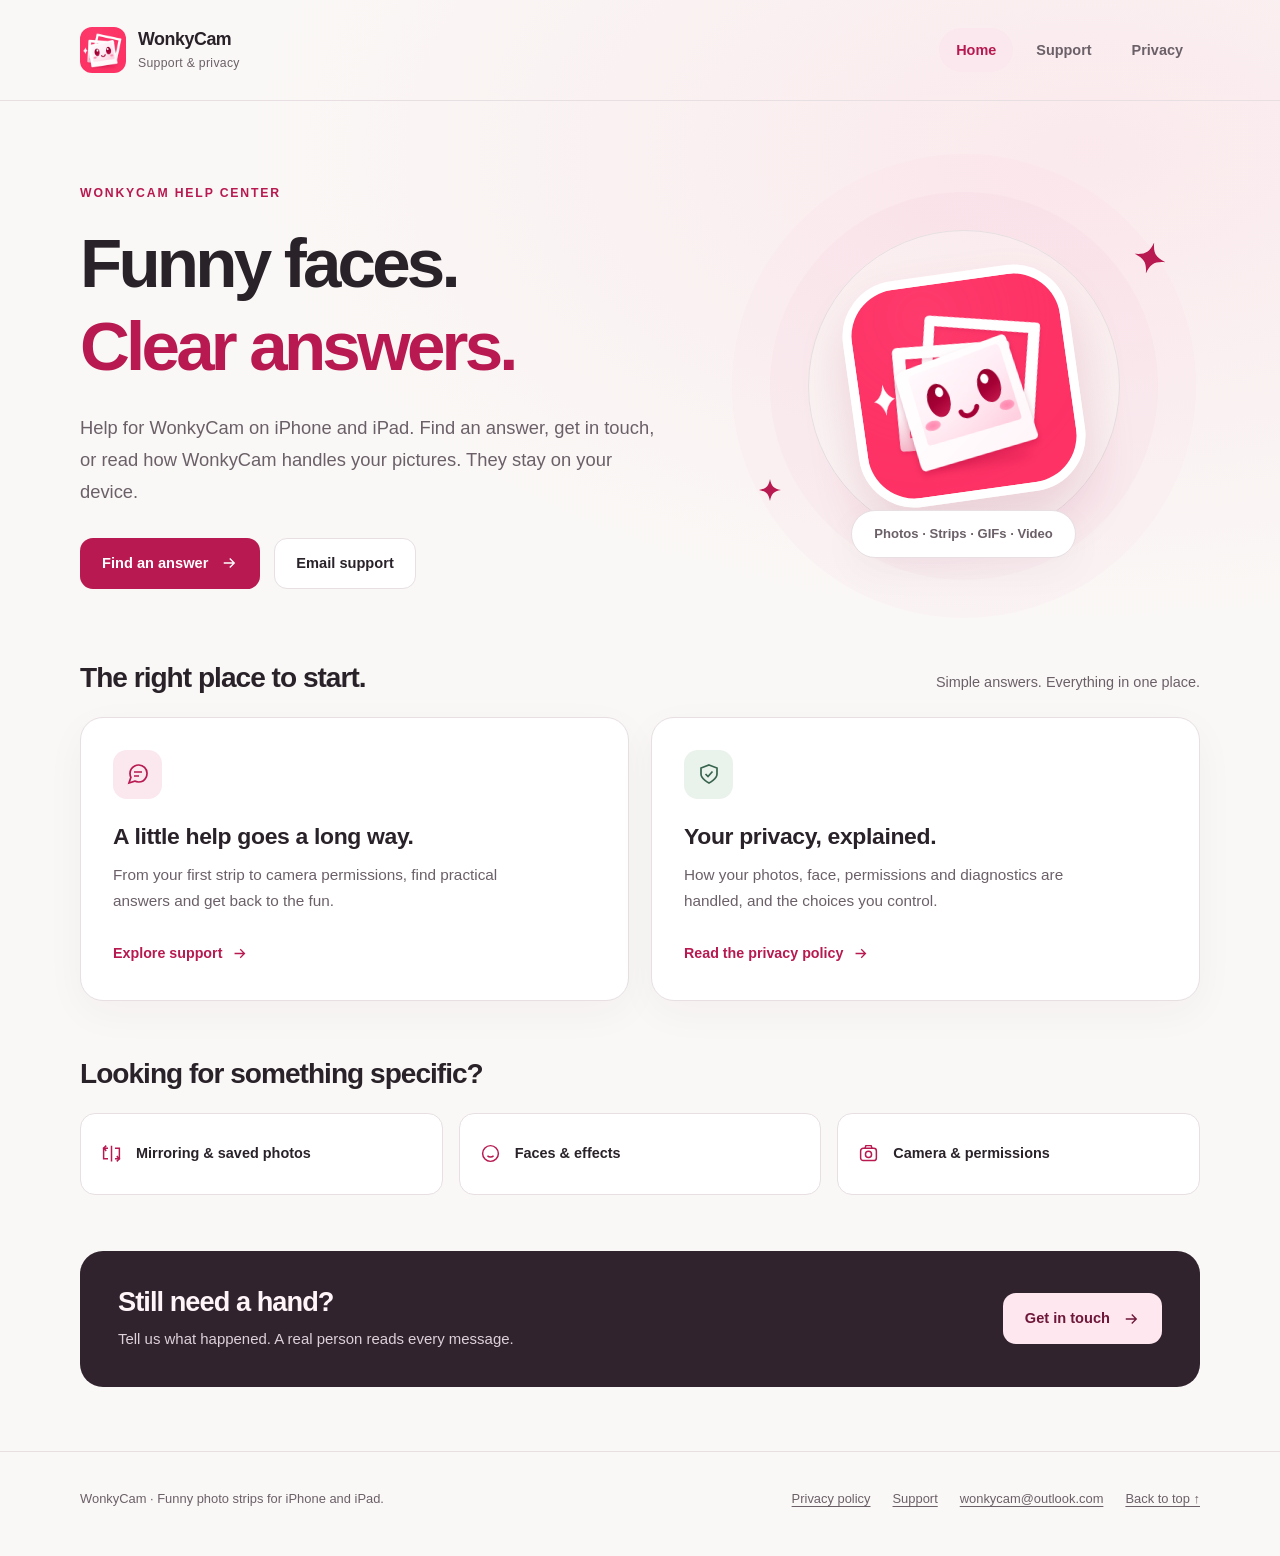
<file: index.html>
<!DOCTYPE html>
<html lang="en">
<head>
<meta charset="utf-8">
<meta name="viewport" content="width=device-width, initial-scale=1">
<title>Support &amp; Privacy &middot; WonkyCam</title>
<meta name="description" content="WonkyCam support, answers to common questions, and the privacy policy.">
<meta name="theme-color" content="#faf8f6" media="(prefers-color-scheme: light)">
<meta name="theme-color" content="#191519" media="(prefers-color-scheme: dark)">
<link rel="icon" type="image/png" href="app-icon.png">
<link rel="stylesheet" href="site.css">
</head>
<body id="top">
<a class="skip-link" href="#main-content">Skip to content</a>
<header class="site-header">
  <div class="shell header-inner">
    <a class="brand" href="./" aria-label="WonkyCam home">
      <img src="app-icon.png" width="46" height="46" alt="">
      <span><span class="brand-name">WonkyCam</span><span class="brand-label">Support &amp; privacy</span></span>
    </a>
    <nav class="site-nav" aria-label="Main navigation"><a href="./" aria-current="page">Home</a><a href="support.html">Support</a><a href="privacy.html">Privacy</a></nav>
  </div>
</header>
<main class="shell" id="main-content">
<section class="hero" aria-labelledby="welcome-title">
  <div>
    <p class="eyebrow">WonkyCam help center</p>
    <h1 id="welcome-title">Funny faces.<br><span>Clear answers.</span></h1>
    <p class="lede">Help for WonkyCam on iPhone and iPad. Find an answer, get in touch, or read how WonkyCam handles your pictures. They stay on your device.</p>
    <div class="actions">
      <a class="button" href="support.html">Find an answer <svg viewBox="0 0 24 24" fill="none" stroke="currentColor" stroke-width="1.8" aria-hidden="true"><path d="M5 12h14m-6-6 6 6-6 6"/></svg></a>
      <a class="button button-secondary" href="mailto:wonkycam@outlook.com">Email support</a>
    </div>
  </div>
  <div class="brand-scene" aria-hidden="true">
    <svg class="scene-spark spark-one" viewBox="0 0 24 24" fill="currentColor"><path d="M12 0c1.5 8 4 10.5 12 12-8 1.5-10.5 4-12 12C10.5 16 8 13.5 0 12 8 10.5 10.5 8 12 0Z"/></svg>
    <img class="app-art" src="app-icon.png" width="228" height="228" alt="">
    <svg class="scene-spark spark-two" viewBox="0 0 24 24" fill="currentColor"><path d="M12 0c1.5 8 4 10.5 12 12-8 1.5-10.5 4-12 12C10.5 16 8 13.5 0 12 8 10.5 10.5 8 12 0Z"/></svg>
    <span class="scene-label">Photos &middot; Strips &middot; GIFs &middot; Video</span>
  </div>
</section>

<section aria-labelledby="help-title">
  <div class="section-heading">
    <h2 id="help-title">The right place to start.</h2>
    <p>Simple answers. Everything in one place.</p>
  </div>
  <div class="route-grid">
    <a class="route-card" href="support.html">
      <span class="icon-tile"><svg viewBox="0 0 24 24" fill="none" stroke="currentColor" stroke-width="1.7" aria-hidden="true"><path d="M21 11.5a8.4 8.4 0 0 1-.9 3.8 8.5 8.5 0 0 1-7.6 4.7 8.4 8.4 0 0 1-3.8-.9L3 21l1.9-5.7a8.4 8.4 0 0 1-.9-3.8 8.5 8.5 0 0 1 4.7-7.6 8.4 8.4 0 0 1 3.8-.9h.5a8.5 8.5 0 0 1 8 8v.5Z"/><path d="M8 10h8m-8 4h5"/></svg></span>
      <h3>A little help goes a long way.</h3>
      <p>From your first strip to camera permissions, find practical answers and get back to the fun.</p>
      <span class="text-link">Explore support <svg viewBox="0 0 24 24" fill="none" stroke="currentColor" stroke-width="1.8" aria-hidden="true"><path d="M5 12h14m-6-6 6 6-6 6"/></svg></span>
    </a>
    <a class="route-card" href="privacy.html">
      <span class="icon-tile sage"><svg viewBox="0 0 24 24" fill="none" stroke="currentColor" stroke-width="1.7" aria-hidden="true"><path d="m12 3 8 3v6c0 5-8 9-8 9s-8-4-8-9V6l8-3Z"/><path d="m8.5 12 2.5 2.5 4.5-5"/></svg></span>
      <h3>Your privacy, explained.</h3>
      <p>How your photos, face, permissions and diagnostics are handled, and the choices you control.</p>
      <span class="text-link">Read the privacy policy <svg viewBox="0 0 24 24" fill="none" stroke="currentColor" stroke-width="1.8" aria-hidden="true"><path d="M5 12h14m-6-6 6 6-6 6"/></svg></span>
    </a>
  </div>
</section>

<section class="topics" aria-labelledby="topics-title">
  <div class="section-heading"><h2 id="topics-title">Looking for something specific?</h2></div>
  <div class="topic-grid">
    <a class="topic-link" href="support.html#the-question-everyone-asks-mirroring"><svg viewBox="0 0 24 24" fill="none" stroke="currentColor" stroke-width="1.7" aria-hidden="true"><path d="M12 3v18M8 6H3v12h5M16 6h5v12h-5"/><path d="m6 9-3-3 3-3m12 12 3 3-3 3"/></svg>Mirroring &amp; saved photos</a>
    <a class="topic-link" href="privacy.html#4-face-data"><svg viewBox="0 0 24 24" fill="none" stroke="currentColor" stroke-width="1.7" aria-hidden="true"><circle cx="12" cy="12" r="9"/><path d="M8.5 14.5c1.9 2 5.1 2 7 0M9 9.5h.01M15 9.5h.01"/></svg>Faces &amp; effects</a>
    <a class="topic-link" href="support.html#permissions"><svg viewBox="0 0 24 24" fill="none" stroke="currentColor" stroke-width="1.7" aria-hidden="true"><rect x="3" y="6" width="18" height="14" rx="3"/><path d="m8 6 1-3h6l1 3"/><circle cx="12" cy="13" r="3.5"/></svg>Camera &amp; permissions</a>
  </div>
</section>

<section class="contact-banner" aria-labelledby="contact-title">
  <div><h2 id="contact-title">Still need a hand?</h2><p>Tell us what happened. A real person reads every message.</p></div>
  <a class="button" href="mailto:wonkycam@outlook.com">Get in touch <svg viewBox="0 0 24 24" fill="none" stroke="currentColor" stroke-width="1.8" aria-hidden="true"><path d="M5 12h14m-6-6 6 6-6 6"/></svg></a>
</section>
</main>
<footer class="site-footer">
  <div class="shell footer-inner">
    <p>WonkyCam &middot; Funny photo strips for iPhone and iPad.</p>
    <div class="footer-links"><a href="privacy.html">Privacy policy</a><a href="support.html">Support</a><a href="mailto:wonkycam@outlook.com">wonkycam@outlook.com</a><a href="#top">Back to top &uarr;</a></div>
  </div>
</footer>
</body>
</html>
</file>
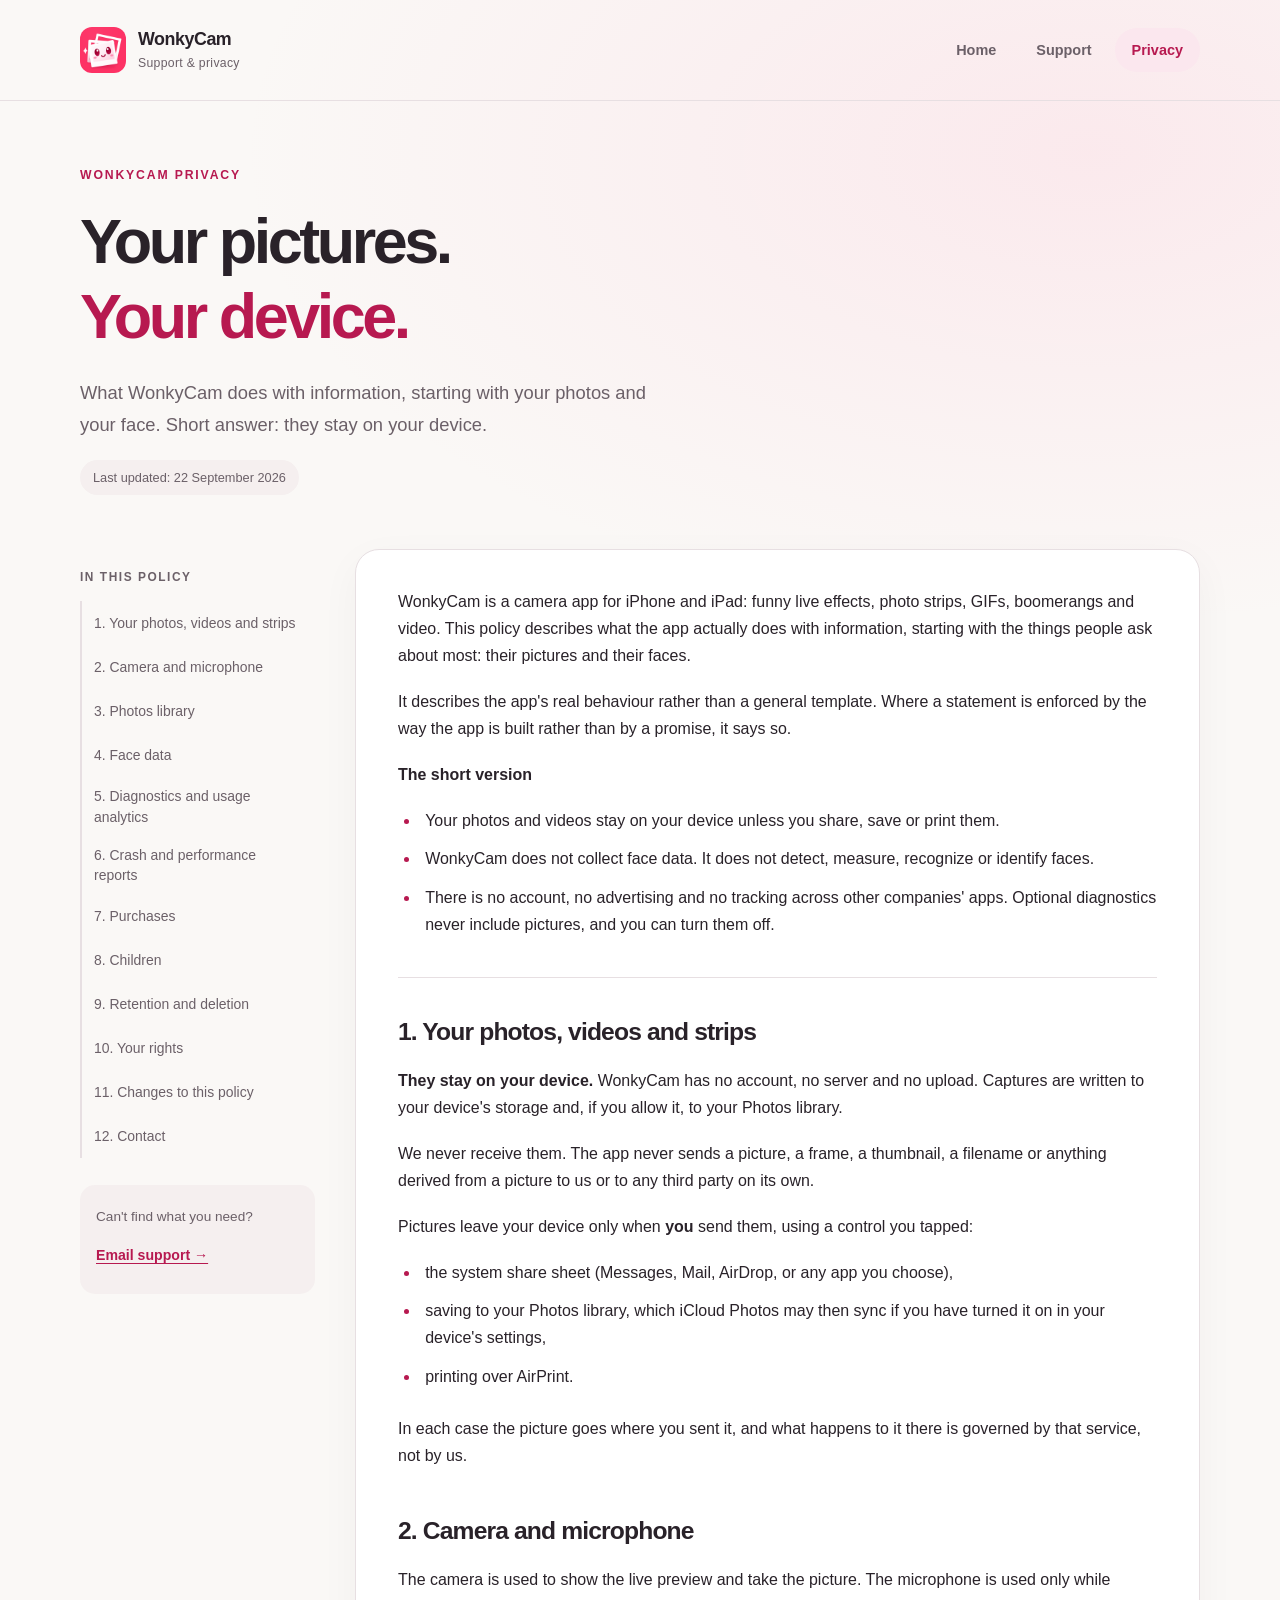
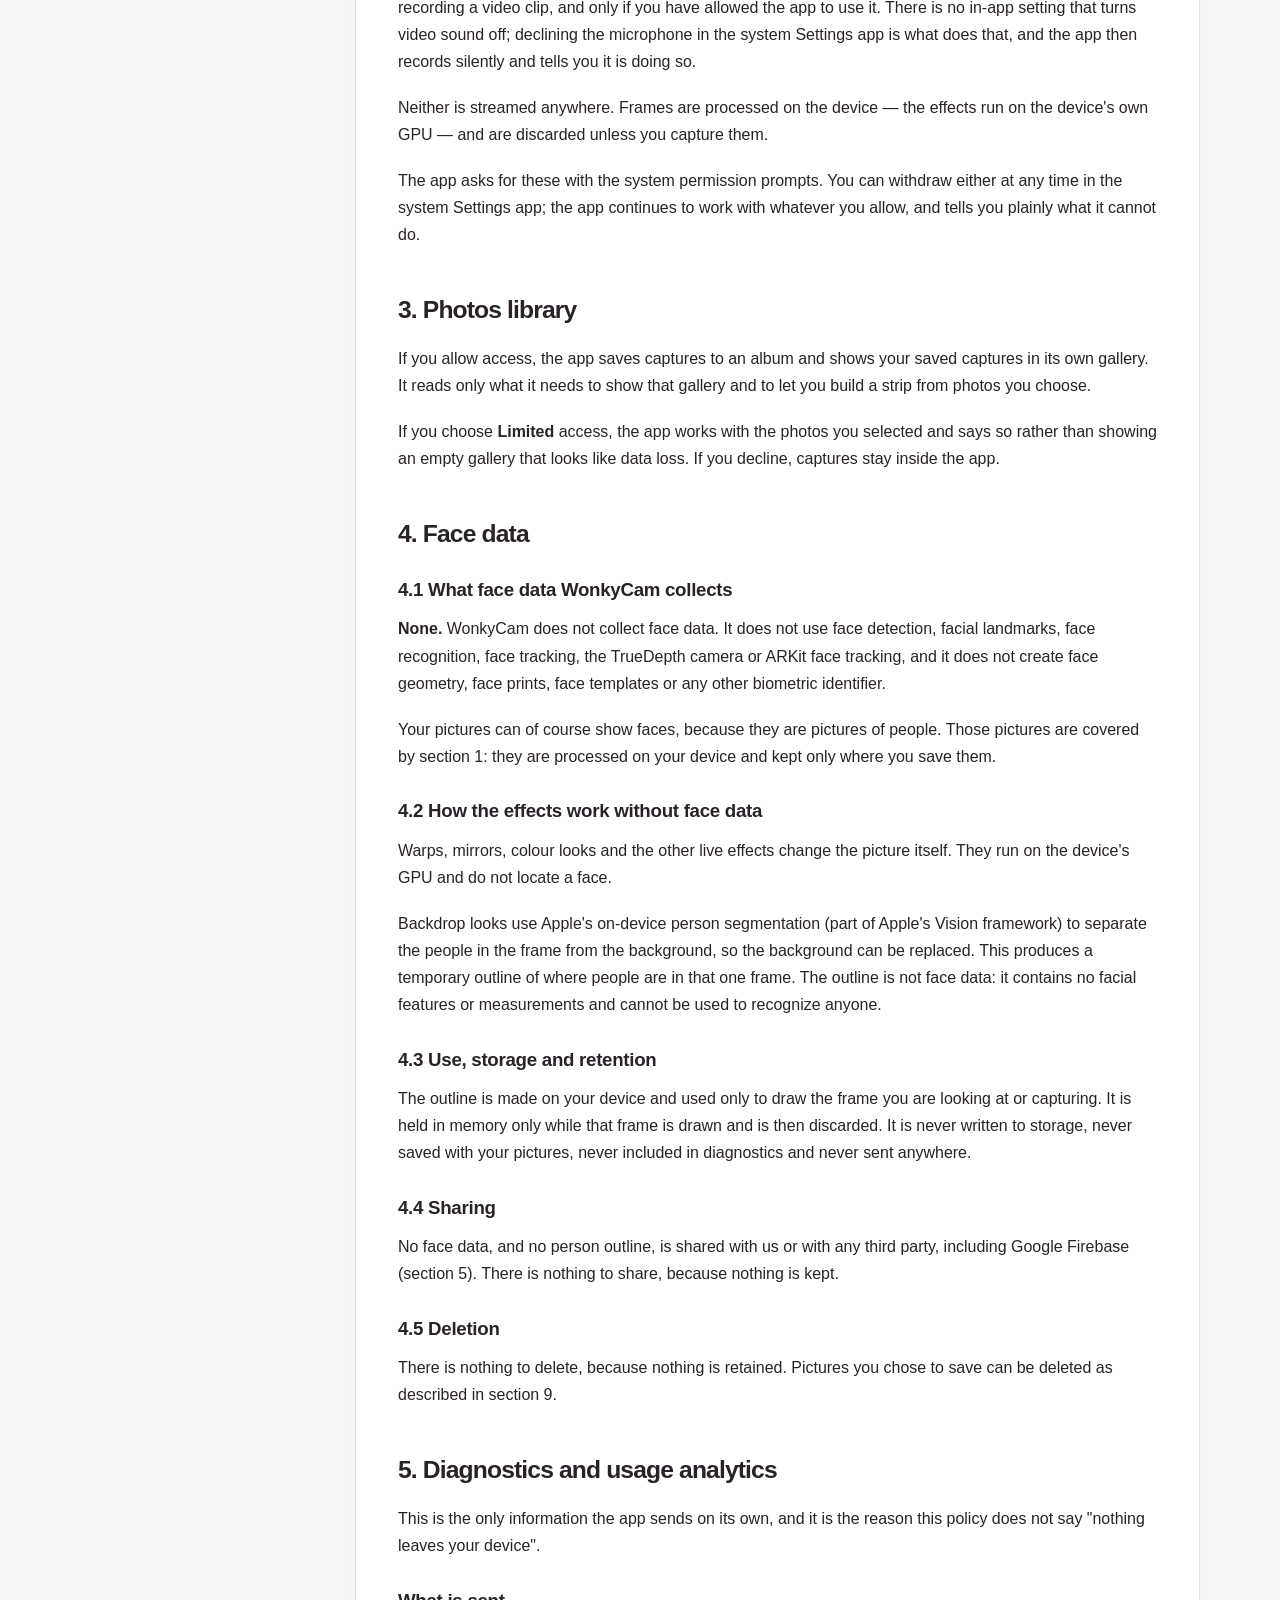
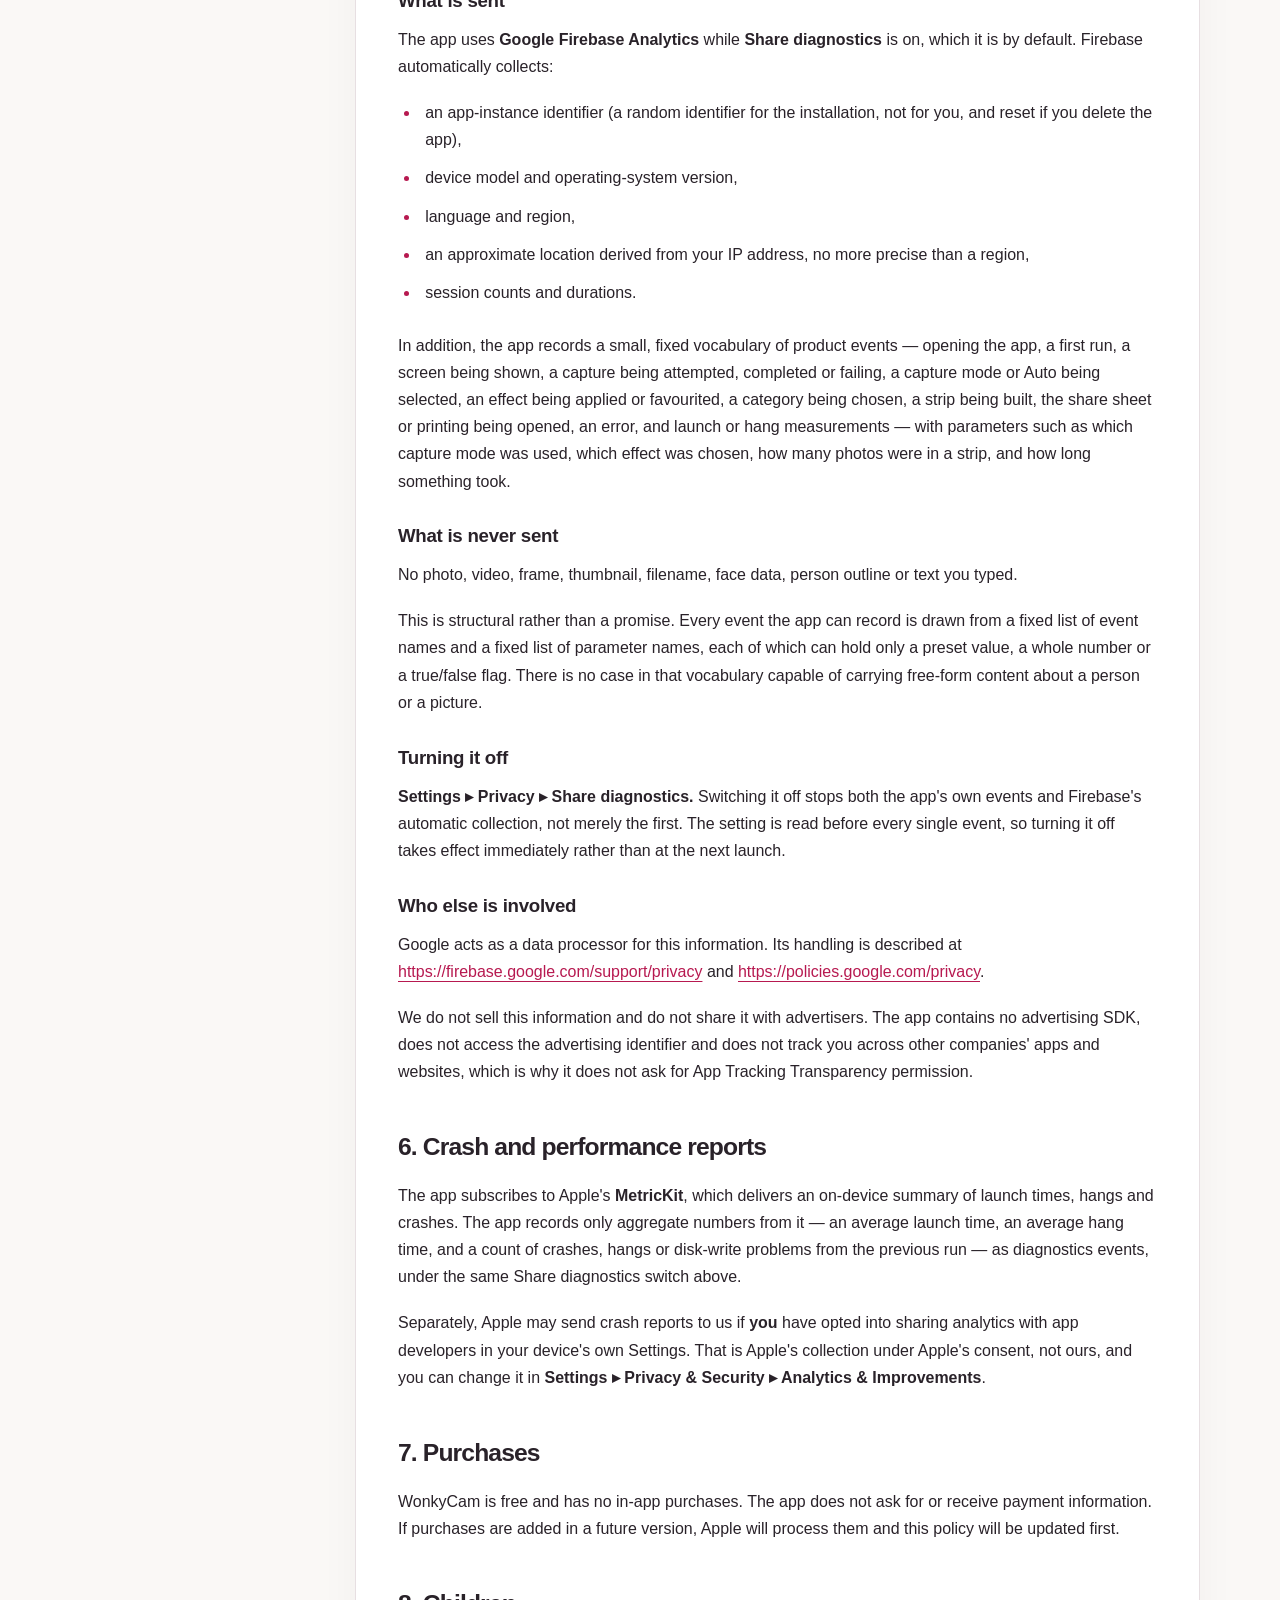
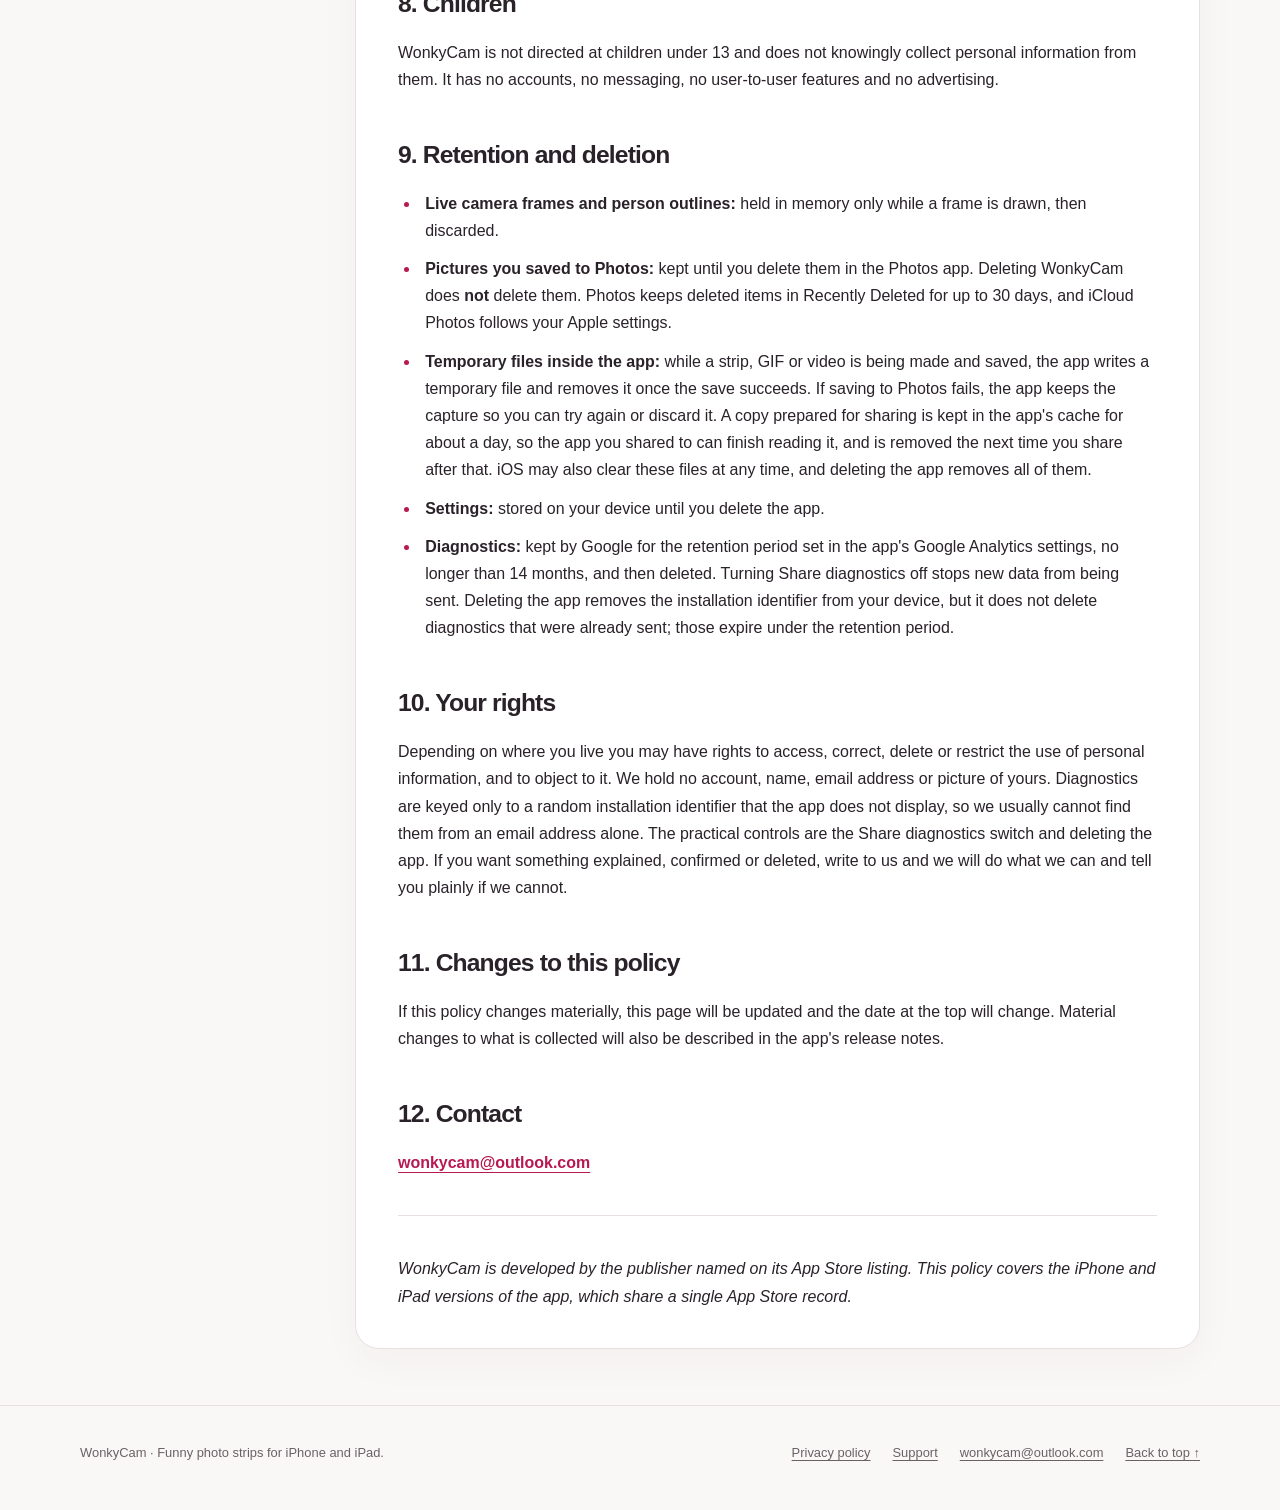
<file: privacy.html>
<!DOCTYPE html>
<html lang="en">
<head>
<meta charset="utf-8">
<meta name="viewport" content="width=device-width, initial-scale=1">
<title>Privacy Policy &middot; WonkyCam</title>
<meta name="description" content="WonkyCam is a camera app for iPhone and iPad: funny live effects, photo strips, GIFs, boomerangs and video. This policy describes what the app actually does with information, starting with the things ">
<meta name="theme-color" content="#faf8f6" media="(prefers-color-scheme: light)">
<meta name="theme-color" content="#191519" media="(prefers-color-scheme: dark)">
<link rel="icon" type="image/png" href="app-icon.png">
<link rel="stylesheet" href="site.css">
</head>
<body id="top">
<a class="skip-link" href="#main-content">Skip to content</a>
<header class="site-header">
  <div class="shell header-inner">
    <a class="brand" href="./" aria-label="WonkyCam home">
      <img src="app-icon.png" width="46" height="46" alt="">
      <span><span class="brand-name">WonkyCam</span><span class="brand-label">Support &amp; privacy</span></span>
    </a>
    <nav class="site-nav" aria-label="Main navigation"><a href="./">Home</a><a href="support.html">Support</a><a href="privacy.html" aria-current="page">Privacy</a></nav>
  </div>
</header>
<main class="shell" id="main-content">
<div class="page-heading">
  <p class="eyebrow">WonkyCam privacy</p>
  <h1>Your pictures.<br><span>Your device.</span></h1>
  <p class="lede">What WonkyCam does with information, starting with your photos and your face. Short answer: they stay on your device.</p>
  <p class="updated">Last updated: 22 September 2026</p>
</div>
<div class="document-layout">
<aside class="contents" aria-label="In this policy">
  <p class="contents-title">In this policy</p>
  <nav aria-label="On this page">
    <a href="#1-your-photos-videos-and-strips">1. Your photos, videos and strips</a>
    <a href="#2-camera-and-microphone">2. Camera and microphone</a>
    <a href="#3-photos-library">3. Photos library</a>
    <a href="#4-face-data">4. Face data</a>
    <a href="#5-diagnostics-and-usage-analytics">5. Diagnostics and usage analytics</a>
    <a href="#6-crash-and-performance-reports">6. Crash and performance reports</a>
    <a href="#7-purchases">7. Purchases</a>
    <a href="#8-children">8. Children</a>
    <a href="#9-retention-and-deletion">9. Retention and deletion</a>
    <a href="#10-your-rights">10. Your rights</a>
    <a href="#11-changes-to-this-policy">11. Changes to this policy</a>
    <a href="#12-contact">12. Contact</a>
  </nav>
  <div class="aside-contact"><p>Can't find what you need?</p><a href="mailto:wonkycam@outlook.com">Email support &rarr;</a></div>
</aside>
<article class="document" aria-label="Privacy Policy">
<p>WonkyCam is a camera app for iPhone and iPad: funny live effects, photo strips,
GIFs, boomerangs and video. This policy describes what the app actually does
with information, starting with the things people ask about most: their
pictures and their faces.</p>
<p>It describes the app's real behaviour rather than a general template. Where a
statement is enforced by the way the app is built rather than by a promise, it
says so.</p>
<p><strong>The short version</strong></p>
<ul>
<li>Your photos and videos stay on your device unless you share, save or print
  them.</li>
<li>WonkyCam does not collect face data. It does not detect, measure, recognize or
  identify faces.</li>
<li>There is no account, no advertising and no tracking across other companies'
  apps. Optional diagnostics never include pictures, and you can turn them off.</li>
</ul>
<hr>
<h2 id="1-your-photos-videos-and-strips">1. Your photos, videos and strips</h2>
<p><strong>They stay on your device.</strong> WonkyCam has no account, no server and no upload.
Captures are written to your device's storage and, if you allow it, to your
Photos library.</p>
<p>We never receive them. The app never sends a picture, a frame, a thumbnail, a
filename or anything derived from a picture to us or to any third party on its
own.</p>
<p>Pictures leave your device only when <strong>you</strong> send them, using a control you
tapped:</p>
<ul>
<li>the system share sheet (Messages, Mail, AirDrop, or any app you choose),</li>
<li>saving to your Photos library, which iCloud Photos may then sync if you have
  turned it on in your device's settings,</li>
<li>printing over AirPrint.</li>
</ul>
<p>In each case the picture goes where you sent it, and what happens to it there
is governed by that service, not by us.</p>
<h2 id="2-camera-and-microphone">2. Camera and microphone</h2>
<p>The camera is used to show the live preview and take the picture. The
microphone is used only while recording a video clip, and only if you have
allowed the app to use it. There is no in-app setting that turns video sound
off; declining the microphone in the system Settings app is what does that, and
the app then records silently and tells you it is doing so.</p>
<p>Neither is streamed anywhere. Frames are processed on the device — the effects
run on the device's own GPU — and are discarded unless you capture them.</p>
<p>The app asks for these with the system permission prompts. You can withdraw
either at any time in the system Settings app; the app continues to work with
whatever you allow, and tells you plainly what it cannot do.</p>
<h2 id="3-photos-library">3. Photos library</h2>
<p>If you allow access, the app saves captures to an album and shows your saved
captures in its own gallery. It reads only what it needs to show that gallery
and to let you build a strip from photos you choose.</p>
<p>If you choose <strong>Limited</strong> access, the app works with the photos you selected
and says so rather than showing an empty gallery that looks like data loss.
If you decline, captures stay inside the app.</p>
<h2 id="4-face-data">4. Face data</h2>
<h3 id="41-what-face-data-wonkycam-collects">4.1 What face data WonkyCam collects</h3>
<p><strong>None.</strong> WonkyCam does not collect face data. It does not use face detection,
facial landmarks, face recognition, face tracking, the TrueDepth camera or
ARKit face tracking, and it does not create face geometry, face prints, face
templates or any other biometric identifier.</p>
<p>Your pictures can of course show faces, because they are pictures of people.
Those pictures are covered by section 1: they are processed on your device and
kept only where you save them.</p>
<h3 id="42-how-the-effects-work-without-face-data">4.2 How the effects work without face data</h3>
<p>Warps, mirrors, colour looks and the other live effects change the picture
itself. They run on the device's GPU and do not locate a face.</p>
<p>Backdrop looks use Apple's on-device person segmentation (part of Apple's
Vision framework) to separate the people in the frame from the background, so
the background can be replaced. This produces a temporary outline of where
people are in that one frame. The outline is not face data: it contains no
facial features or measurements and cannot be used to recognize anyone.</p>
<h3 id="43-use-storage-and-retention">4.3 Use, storage and retention</h3>
<p>The outline is made on your device and used only to draw the frame you are
looking at or capturing. It is held in memory only while that frame is drawn and
is then discarded. It is never written to storage, never saved with your
pictures, never included in diagnostics and never sent anywhere.</p>
<h3 id="44-sharing">4.4 Sharing</h3>
<p>No face data, and no person outline, is shared with us or with any third party,
including Google Firebase (section 5). There is nothing to share, because
nothing is kept.</p>
<h3 id="45-deletion">4.5 Deletion</h3>
<p>There is nothing to delete, because nothing is retained. Pictures you chose to
save can be deleted as described in section 9.</p>
<h2 id="5-diagnostics-and-usage-analytics">5. Diagnostics and usage analytics</h2>
<p>This is the only information the app sends on its own, and it is the reason
this policy does not say "nothing leaves your device".</p>
<h3 id="what-is-sent">What is sent</h3>
<p>The app uses <strong>Google Firebase Analytics</strong> while <strong>Share diagnostics</strong> is on,
which it is by default. Firebase automatically collects:</p>
<ul>
<li>an app-instance identifier (a random identifier for the installation, not for
  you, and reset if you delete the app),</li>
<li>device model and operating-system version,</li>
<li>language and region,</li>
<li>an approximate location derived from your IP address, no more precise than a
  region,</li>
<li>session counts and durations.</li>
</ul>
<p>In addition, the app records a small, fixed vocabulary of product events —
opening the app, a first run, a screen being shown, a capture being attempted,
completed or failing, a capture mode or Auto being selected, an effect being
applied or favourited, a category being chosen, a strip being built, the share
sheet or printing being opened, an error, and launch or hang measurements —
with parameters such as which capture mode was used, which effect was chosen,
how many photos were in a strip, and how long something took.</p>
<h3 id="what-is-never-sent">What is never sent</h3>
<p>No photo, video, frame, thumbnail, filename, face data, person outline or text
you typed.</p>
<p>This is structural rather than a promise. Every event the app can record is
drawn from a fixed list of event names and a fixed list of parameter names,
each of which can hold only a preset value, a whole number or a true/false
flag. There is no case in that vocabulary capable of carrying free-form content
about a person or a picture.</p>
<h3 id="turning-it-off">Turning it off</h3>
<p><strong>Settings ▸ Privacy ▸ Share diagnostics.</strong> Switching it off stops both the
app's own events and Firebase's automatic collection, not merely the first.
The setting is read before every single event, so turning it off takes effect
immediately rather than at the next launch.</p>
<h3 id="who-else-is-involved">Who else is involved</h3>
<p>Google acts as a data processor for this information. Its handling is described
at <a href="https://firebase.google.com/support/privacy">https://firebase.google.com/support/privacy</a> and
<a href="https://policies.google.com/privacy">https://policies.google.com/privacy</a>.</p>
<p>We do not sell this information and do not share it with advertisers. The app
contains no advertising SDK, does not access the advertising identifier and
does not track you across other companies' apps and websites, which is why it
does not ask for App Tracking Transparency permission.</p>
<h2 id="6-crash-and-performance-reports">6. Crash and performance reports</h2>
<p>The app subscribes to Apple's <strong>MetricKit</strong>, which delivers an on-device
summary of launch times, hangs and crashes. The app records only aggregate
numbers from it — an average launch time, an average hang time, and a count of
crashes, hangs or disk-write problems from the previous run — as diagnostics
events, under the same Share diagnostics switch above.</p>
<p>Separately, Apple may send crash reports to us if <strong>you</strong> have opted into
sharing analytics with app developers in your device's own Settings. That is
Apple's collection under Apple's consent, not ours, and you can change it in
<strong>Settings ▸ Privacy &amp; Security ▸ Analytics &amp; Improvements</strong>.</p>
<h2 id="7-purchases">7. Purchases</h2>
<p>WonkyCam is free and has no in-app purchases. The app does not ask for or
receive payment information. If purchases are added in a future version, Apple
will process them and this policy will be updated first.</p>
<h2 id="8-children">8. Children</h2>
<p>WonkyCam is not directed at children under 13 and does not knowingly collect
personal information from them. It has no accounts, no messaging, no
user-to-user features and no advertising.</p>
<h2 id="9-retention-and-deletion">9. Retention and deletion</h2>
<ul>
<li><strong>Live camera frames and person outlines:</strong> held in memory only while a
  frame is drawn, then discarded.</li>
<li><strong>Pictures you saved to Photos:</strong> kept until you delete them in the Photos
  app. Deleting WonkyCam does <strong>not</strong> delete them. Photos keeps deleted items in
  Recently Deleted for up to 30 days, and iCloud Photos follows your Apple
  settings.</li>
<li><strong>Temporary files inside the app:</strong> while a strip, GIF or video is being made
  and saved, the app writes a temporary file and removes it once the save
  succeeds. If saving to Photos fails, the app keeps the capture so you can try
  again or discard it. A copy prepared for sharing is kept in the app's cache
  for about a day, so the app you shared to can finish reading it, and is
  removed the next time you share after that. iOS may also clear these files at
  any time, and deleting the app removes all of them.</li>
<li><strong>Settings:</strong> stored on your device until you delete the app.</li>
<li><strong>Diagnostics:</strong> kept by Google for the retention period set in the app's
  Google Analytics settings, no longer than 14 months, and then deleted.
  Turning Share diagnostics off stops new data from being sent. Deleting the
  app removes the installation identifier from your device, but it does not
  delete diagnostics that were already sent; those expire under the retention
  period.</li>
</ul>
<h2 id="10-your-rights">10. Your rights</h2>
<p>Depending on where you live you may have rights to access, correct, delete or
restrict the use of personal information, and to object to it. We hold no
account, name, email address or picture of yours. Diagnostics are keyed only to
a random installation identifier that the app does not display, so we usually
cannot find them from an email address alone. The practical controls are the
Share diagnostics switch and deleting the app. If you want something explained,
confirmed or deleted, write to us and we will do what we can and tell you
plainly if we cannot.</p>
<h2 id="11-changes-to-this-policy">11. Changes to this policy</h2>
<p>If this policy changes materially, this page will be updated and the date at
the top will change. Material changes to what is collected will also be
described in the app's release notes.</p>
<h2 id="12-contact">12. Contact</h2>
<p><strong><a href="mailto:wonkycam@outlook.com">wonkycam@outlook.com</a></strong></p>
<hr>
<p><em>WonkyCam is developed by the publisher named on its App Store listing. This
policy covers the iPhone and iPad versions of the app, which share a single App
Store record.</em></p>
</article>
</div>
</main>
<footer class="site-footer">
  <div class="shell footer-inner">
    <p>WonkyCam &middot; Funny photo strips for iPhone and iPad.</p>
    <div class="footer-links"><a href="privacy.html">Privacy policy</a><a href="support.html">Support</a><a href="mailto:wonkycam@outlook.com">wonkycam@outlook.com</a><a href="#top">Back to top &uarr;</a></div>
  </div>
</footer>
</body>
</html>
</file>
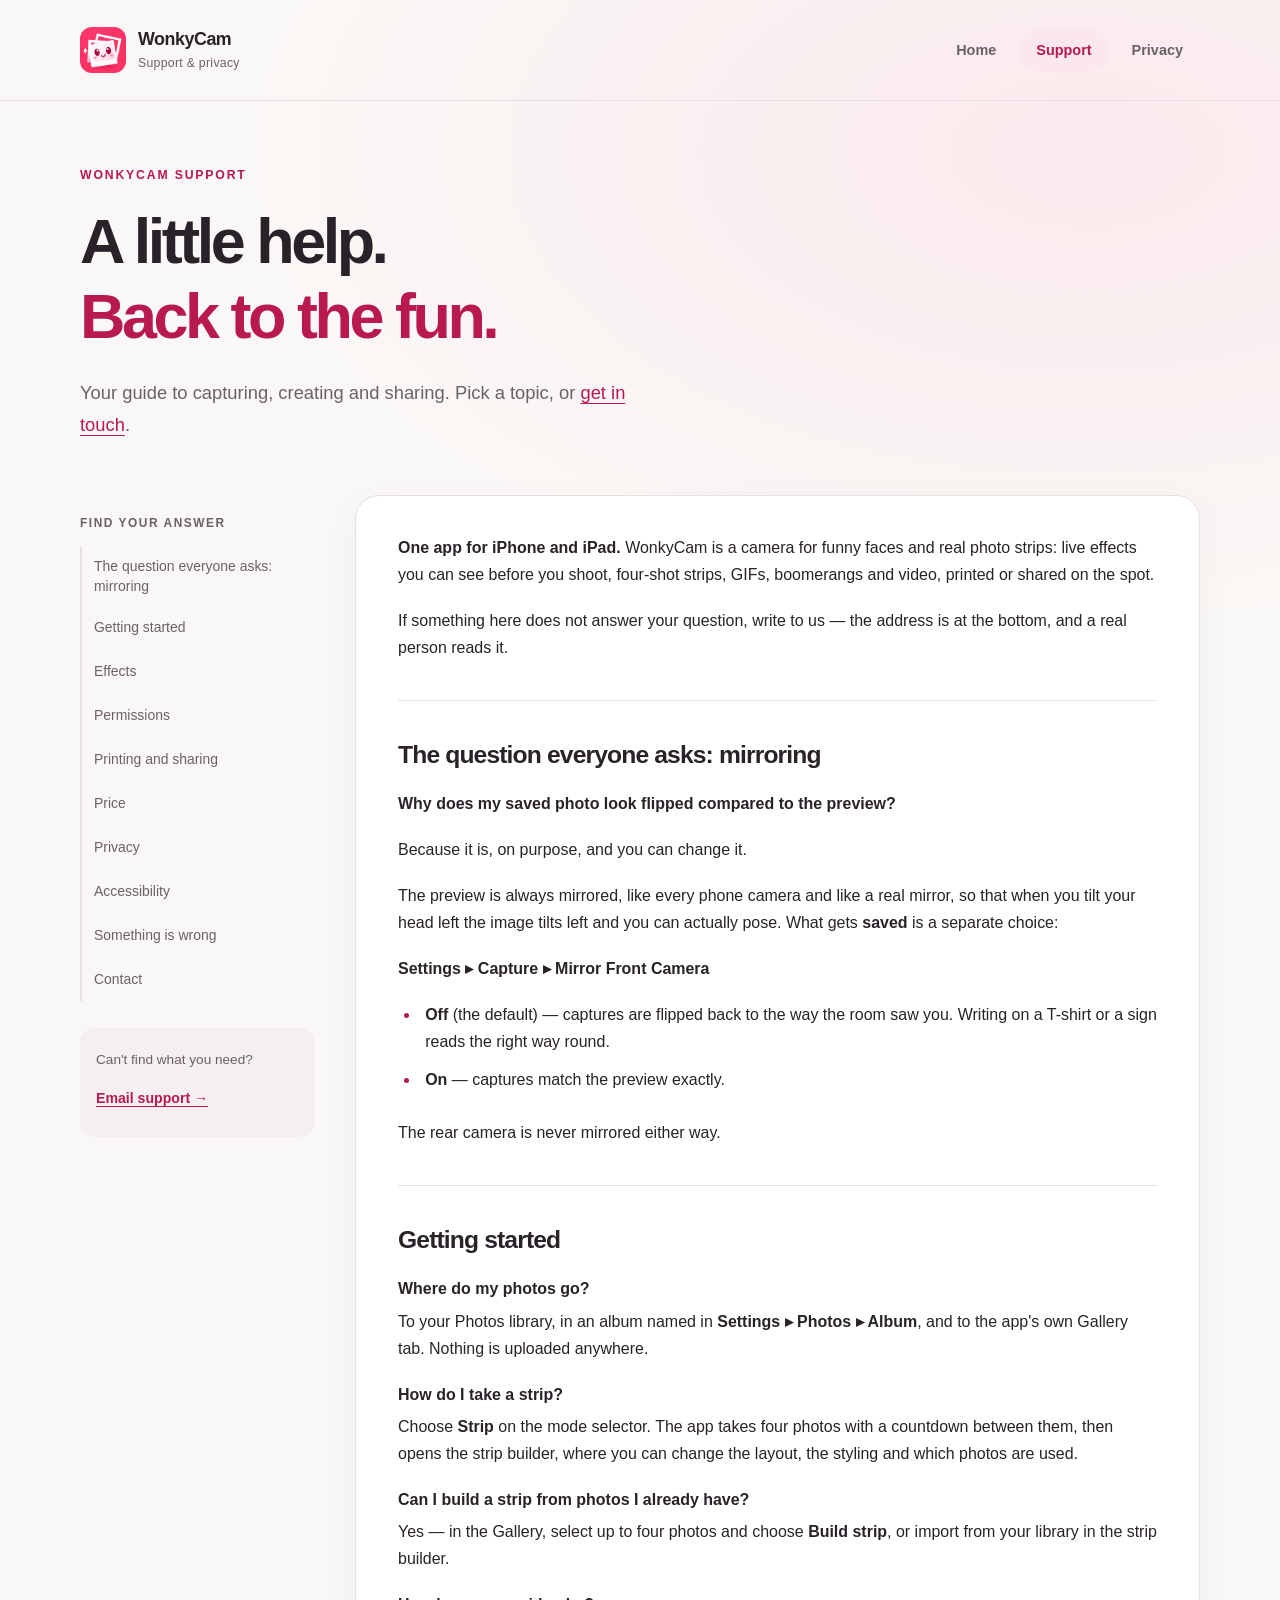
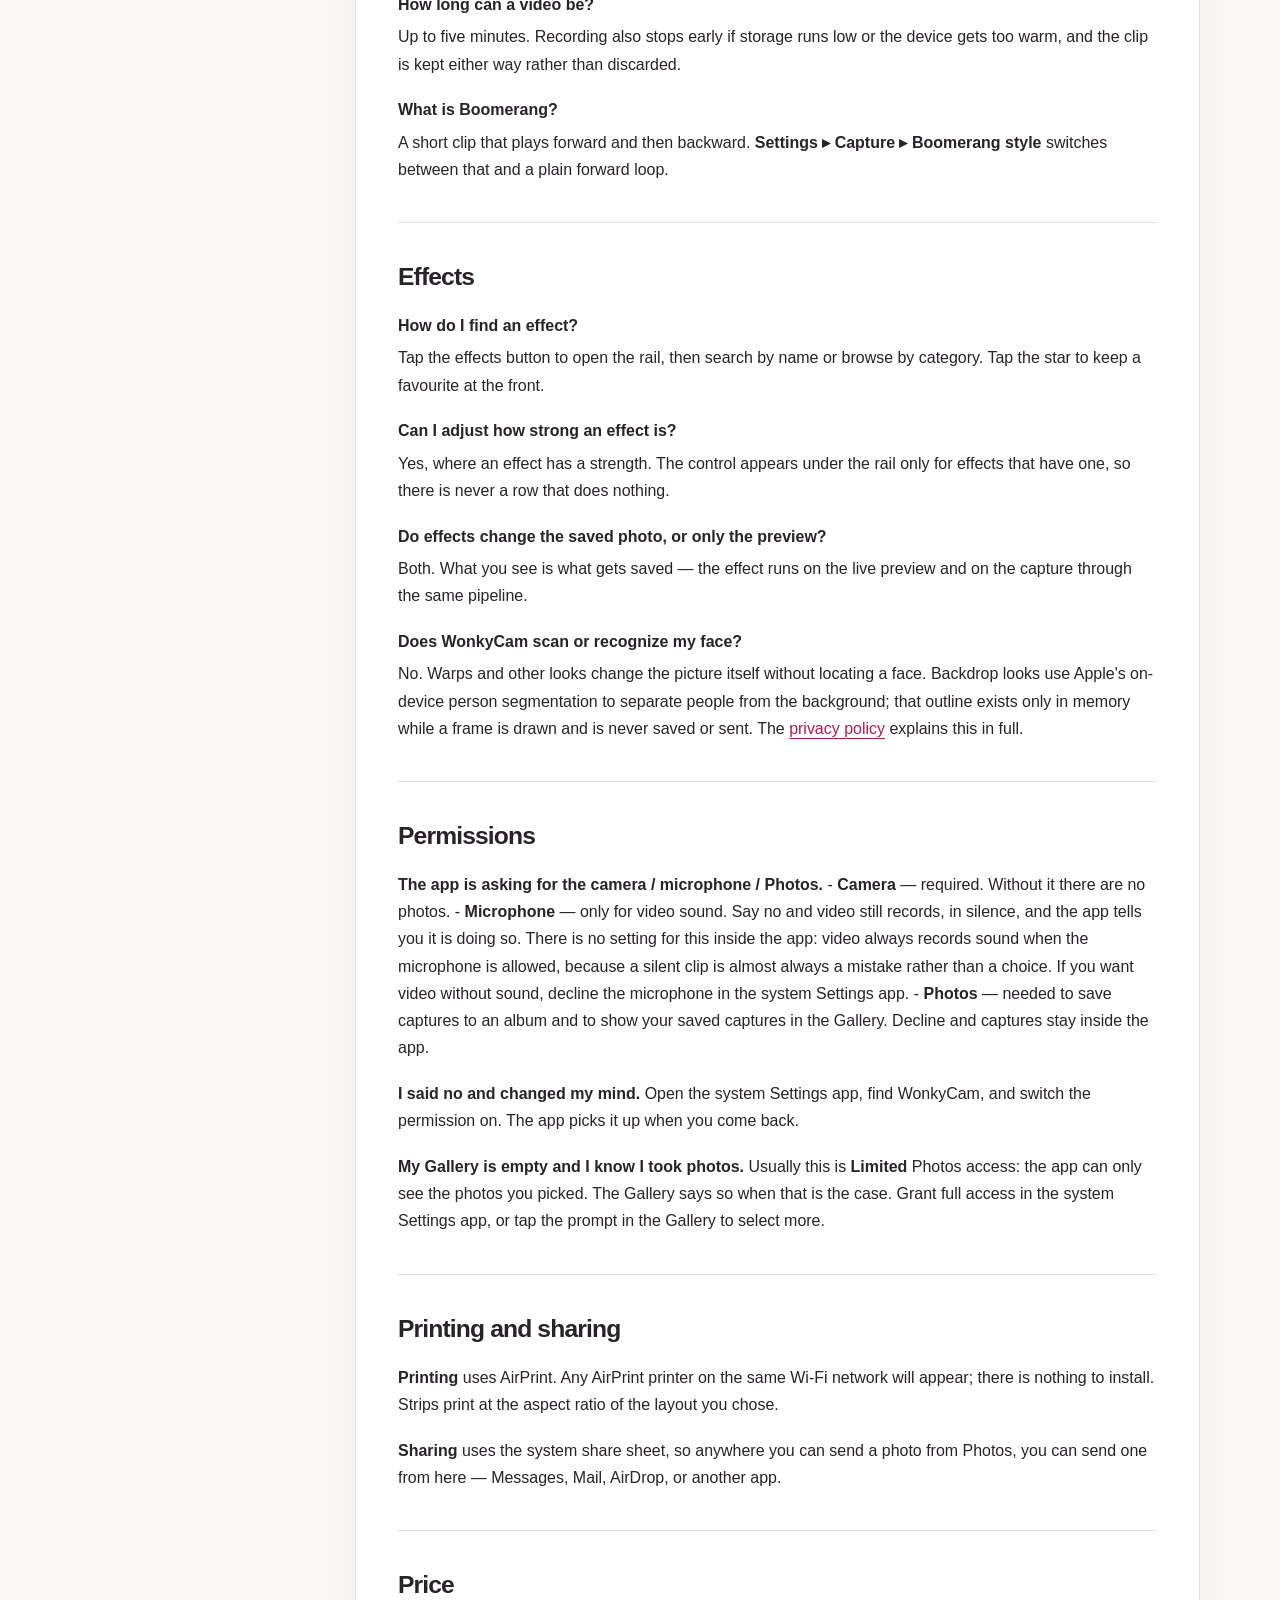
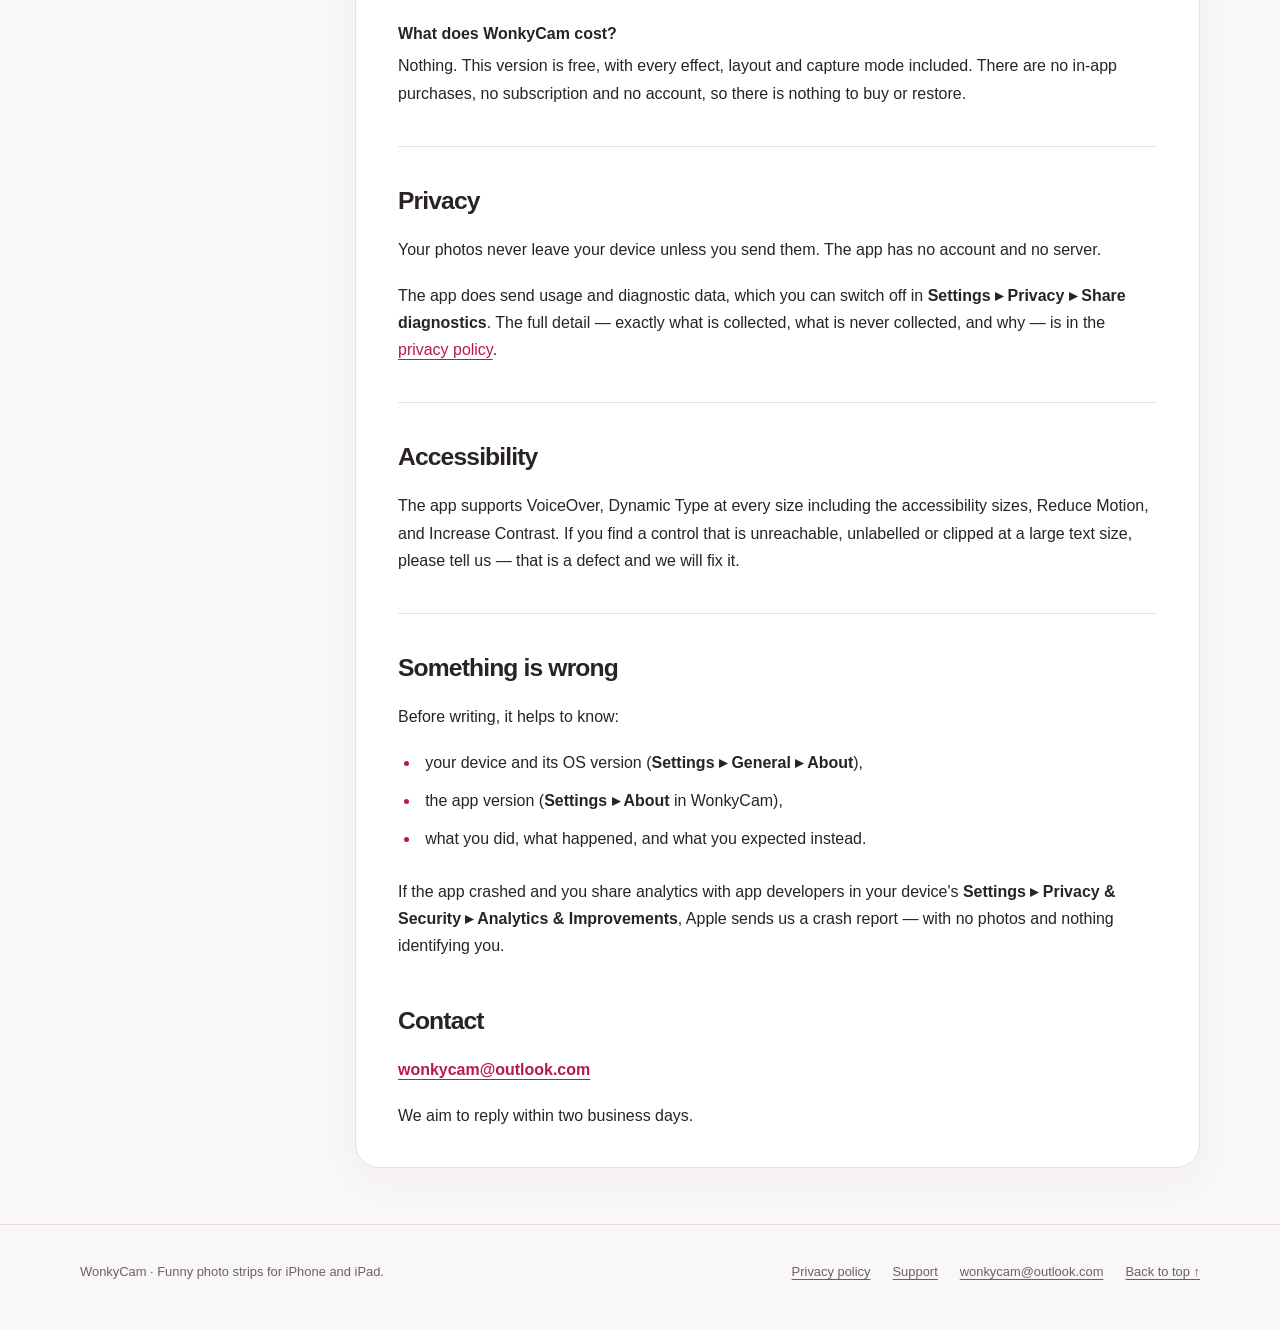
<file: support.html>
<!DOCTYPE html>
<html lang="en">
<head>
<meta charset="utf-8">
<meta name="viewport" content="width=device-width, initial-scale=1">
<title>Support &middot; WonkyCam</title>
<meta name="description" content="If something here does not answer your question, write to us — the address is at the bottom, and a real person reads it.">
<meta name="theme-color" content="#faf8f6" media="(prefers-color-scheme: light)">
<meta name="theme-color" content="#191519" media="(prefers-color-scheme: dark)">
<link rel="icon" type="image/png" href="app-icon.png">
<link rel="stylesheet" href="site.css">
</head>
<body id="top">
<a class="skip-link" href="#main-content">Skip to content</a>
<header class="site-header">
  <div class="shell header-inner">
    <a class="brand" href="./" aria-label="WonkyCam home">
      <img src="app-icon.png" width="46" height="46" alt="">
      <span><span class="brand-name">WonkyCam</span><span class="brand-label">Support &amp; privacy</span></span>
    </a>
    <nav class="site-nav" aria-label="Main navigation"><a href="./">Home</a><a href="support.html" aria-current="page">Support</a><a href="privacy.html">Privacy</a></nav>
  </div>
</header>
<main class="shell" id="main-content">
<div class="page-heading">
  <p class="eyebrow">WonkyCam support</p>
  <h1>A little help.<br><span>Back to the fun.</span></h1>
  <p class="lede">Your guide to capturing, creating and sharing. Pick a topic, or <a href="mailto:wonkycam@outlook.com">get in touch</a>.</p>
</div>
<div class="document-layout">
<aside class="contents" aria-label="Find your answer">
  <p class="contents-title">Find your answer</p>
  <nav aria-label="On this page">
    <a href="#the-question-everyone-asks-mirroring">The question everyone asks: mirroring</a>
    <a href="#getting-started">Getting started</a>
    <a href="#effects">Effects</a>
    <a href="#permissions">Permissions</a>
    <a href="#printing-and-sharing">Printing and sharing</a>
    <a href="#price">Price</a>
    <a href="#privacy">Privacy</a>
    <a href="#accessibility">Accessibility</a>
    <a href="#something-is-wrong">Something is wrong</a>
    <a href="#contact">Contact</a>
  </nav>
  <div class="aside-contact"><p>Can't find what you need?</p><a href="mailto:wonkycam@outlook.com">Email support &rarr;</a></div>
</aside>
<article class="document support-document" aria-label="Support">
<p><strong>One app for iPhone and iPad.</strong> WonkyCam is a camera for funny faces and real
photo strips: live effects you can see before you shoot, four-shot strips,
GIFs, boomerangs and video, printed or shared on the spot.</p>
<p>If something here does not answer your question, write to us — the address is
at the bottom, and a real person reads it.</p>
<hr>
<h2 id="the-question-everyone-asks-mirroring">The question everyone asks: mirroring</h2>
<p><strong>Why does my saved photo look flipped compared to the preview?</strong></p>
<p>Because it is, on purpose, and you can change it.</p>
<p>The preview is always mirrored, like every phone camera and like a real mirror,
so that when you tilt your head left the image tilts left and you can actually
pose. What gets <strong>saved</strong> is a separate choice:</p>
<p><strong>Settings ▸ Capture ▸ Mirror Front Camera</strong></p>
<ul>
<li><strong>Off</strong> (the default) — captures are flipped back to the way the room saw
  you. Writing on a T-shirt or a sign reads the right way round.</li>
<li><strong>On</strong> — captures match the preview exactly.</li>
</ul>
<p>The rear camera is never mirrored either way.</p>
<hr>
<h2 id="getting-started">Getting started</h2>
<p class="question"><strong>Where do my photos go?</strong>
To your Photos library, in an album named in <strong>Settings ▸ Photos ▸ Album</strong>, and
to the app's own Gallery tab. Nothing is uploaded anywhere.</p>
<p class="question"><strong>How do I take a strip?</strong>
Choose <strong>Strip</strong> on the mode selector. The app takes four photos with a
countdown between them, then opens the strip builder, where you can change the
layout, the styling and which photos are used.</p>
<p class="question"><strong>Can I build a strip from photos I already have?</strong>
Yes — in the Gallery, select up to four photos and choose <strong>Build strip</strong>, or
import from your library in the strip builder.</p>
<p class="question"><strong>How long can a video be?</strong>
Up to five minutes. Recording also stops early if storage runs low or the
device gets too warm, and the clip is kept either way rather than discarded.</p>
<p class="question"><strong>What is Boomerang?</strong>
A short clip that plays forward and then backward. <strong>Settings ▸ Capture ▸
Boomerang style</strong> switches between that and a plain forward loop.</p>
<hr>
<h2 id="effects">Effects</h2>
<p class="question"><strong>How do I find an effect?</strong>
Tap the effects button to open the rail, then search by name or browse by
category. Tap the star to keep a favourite at the front.</p>
<p class="question"><strong>Can I adjust how strong an effect is?</strong>
Yes, where an effect has a strength. The control appears under the rail only
for effects that have one, so there is never a row that does nothing.</p>
<p class="question"><strong>Do effects change the saved photo, or only the preview?</strong>
Both. What you see is what gets saved — the effect runs on the live preview and
on the capture through the same pipeline.</p>
<p class="question"><strong>Does WonkyCam scan or recognize my face?</strong>
No. Warps and other looks change the picture itself without locating a face.
Backdrop looks use Apple's on-device person segmentation to separate people
from the background; that outline exists only in memory while a frame is drawn
and is never saved or sent. The <a href="privacy.html#4-face-data">privacy policy</a>
explains this in full.</p>
<hr>
<h2 id="permissions">Permissions</h2>
<p><strong>The app is asking for the camera / microphone / Photos.</strong>
- <strong>Camera</strong> — required. Without it there are no photos.
- <strong>Microphone</strong> — only for video sound. Say no and video still records, in
  silence, and the app tells you it is doing so. There is no setting for
  this inside the app: video always records sound when the microphone is
  allowed, because a silent clip is almost always a mistake rather than a
  choice. If you want video without sound, decline the microphone in the
  system Settings app.
- <strong>Photos</strong> — needed to save captures to an album and to show your saved
  captures in the Gallery. Decline and captures stay inside the app.</p>
<p><strong>I said no and changed my mind.</strong>
Open the system Settings app, find WonkyCam, and switch the permission on. The
app picks it up when you come back.</p>
<p><strong>My Gallery is empty and I know I took photos.</strong>
Usually this is <strong>Limited</strong> Photos access: the app can only see the photos you
picked. The Gallery says so when that is the case. Grant full access in the
system Settings app, or tap the prompt in the Gallery to select more.</p>
<hr>
<h2 id="printing-and-sharing">Printing and sharing</h2>
<p><strong>Printing</strong> uses AirPrint. Any AirPrint printer on the same Wi-Fi network will
appear; there is nothing to install. Strips print at the aspect ratio of the
layout you chose.</p>
<p><strong>Sharing</strong> uses the system share sheet, so anywhere you can send a photo from
Photos, you can send one from here — Messages, Mail, AirDrop, or another app.</p>
<hr>
<h2 id="price">Price</h2>
<p class="question"><strong>What does WonkyCam cost?</strong>
Nothing. This version is free, with every effect, layout and capture mode
included. There are no in-app purchases, no subscription and no account, so
there is nothing to buy or restore.</p>
<hr>
<h2 id="privacy">Privacy</h2>
<p>Your photos never leave your device unless you send them. The app has no
account and no server.</p>
<p>The app does send usage and diagnostic data, which you can switch off in
<strong>Settings ▸ Privacy ▸ Share diagnostics</strong>. The full detail — exactly what is
collected, what is never collected, and why — is in the
<a href="privacy.html">privacy policy</a>.</p>
<hr>
<h2 id="accessibility">Accessibility</h2>
<p>The app supports VoiceOver, Dynamic Type at every size including the
accessibility sizes, Reduce Motion, and Increase Contrast. If you find a
control that is unreachable, unlabelled or clipped at a large text size, please
tell us — that is a defect and we will fix it.</p>
<hr>
<h2 id="something-is-wrong">Something is wrong</h2>
<p>Before writing, it helps to know:</p>
<ul>
<li>your device and its OS version (<strong>Settings ▸ General ▸ About</strong>),</li>
<li>the app version (<strong>Settings ▸ About</strong> in WonkyCam),</li>
<li>what you did, what happened, and what you expected instead.</li>
</ul>
<p>If the app crashed and you share analytics with app developers in your
device's <strong>Settings ▸ Privacy &amp; Security ▸ Analytics &amp; Improvements</strong>, Apple
sends us a crash report — with no photos and nothing identifying you.</p>
<h2 id="contact">Contact</h2>
<p><strong><a href="mailto:wonkycam@outlook.com">wonkycam@outlook.com</a></strong></p>
<p>We aim to reply within two business days.</p>
</article>
</div>
</main>
<footer class="site-footer">
  <div class="shell footer-inner">
    <p>WonkyCam &middot; Funny photo strips for iPhone and iPad.</p>
    <div class="footer-links"><a href="privacy.html">Privacy policy</a><a href="support.html">Support</a><a href="mailto:wonkycam@outlook.com">wonkycam@outlook.com</a><a href="#top">Back to top &uarr;</a></div>
  </div>
</footer>
</body>
</html>
</file>
<file: site.css>
:root {
  color-scheme: light dark;
  --background: #faf8f6;
  --surface: #ffffff;
  --surface-soft: #f5efef;
  --ink: #292229;
  --muted: #6b6068;
  --accent: #b71950;
  --accent-soft: #fbe7ee;
  --border: #e7dfe2;
  --shadow: 0 12px 40px rgb(62 30 45 / 4%);
  font-family: -apple-system, BlinkMacSystemFont, "Segoe UI", sans-serif;
  font-size: 17px;
  -webkit-text-size-adjust: 100%;
}

* { box-sizing: border-box; }
html { scroll-behavior: smooth; scroll-padding-top: 2rem; }
body {
  margin: 0;
  color: var(--ink);
  background: var(--background);
  line-height: 1.7;
}
body::before {
  content: "";
  position: absolute;
  z-index: -1;
  inset: 0 0 auto;
  height: 760px;
  pointer-events: none;
  background: radial-gradient(ellipse at 85% 20%, rgb(255 160 190 / 17%), transparent 55%);
}
a { color: var(--accent); text-underline-offset: .22em; }
a:hover { text-decoration-thickness: 2px; }
a:focus-visible, summary:focus-visible {
  outline: 3px solid var(--accent);
  outline-offset: 5px;
  border-radius: 4px;
}
img { display: block; max-width: 100%; height: auto; }
svg { display: block; width: 24px; height: 24px; flex-shrink: 0; }
h1, h2, h3 { line-height: 1.2; text-wrap: balance; }
h1, h2, h3, p { margin-top: 0; }
h1 { font-size: clamp(2.7rem, 5.4vw, 4.3rem); letter-spacing: -.055em; font-weight: 750; }
h2 { font-size: 1.65rem; letter-spacing: -.035em; }
h3 { font-size: 1.1rem; letter-spacing: -.015em; }
p { margin-bottom: 1.1rem; }
::selection { background: var(--accent-soft); color: var(--accent); }
.shell { width: min(1120px, calc(100% - 64px)); margin-inline: auto; }
.skip-link {
  position: fixed;
  top: 12px;
  left: 12px;
  z-index: 10;
  padding: 12px 20px;
  background: var(--surface);
  transform: translateY(-180%);
}
.skip-link:focus { transform: none; }
.site-header { border-bottom: 1px solid var(--border); }
.header-inner {
  display: flex;
  align-items: center;
  justify-content: space-between;
  gap: 24px;
  min-height: 100px;
  padding-block: 20px;
}
.brand { display: inline-flex; align-items: center; gap: 12px; color: var(--ink); text-decoration: none; }
.brand img { width: 46px; height: 46px; border-radius: 12px; }
.brand-name { display: block; font-size: 1.05rem; font-weight: 750; letter-spacing: -.025em; line-height: 1.35; }
.brand-label { display: block; margin-top: 2px; color: var(--muted); font-size: .72rem; letter-spacing: .025em; }
.site-nav { display: flex; flex-wrap: wrap; gap: 6px; }
.site-nav a {
  display: inline-flex;
  align-items: center;
  justify-content: center;
  min-height: 44px;
  padding: 8px 17px;
  color: var(--muted);
  text-decoration: none;
  font-size: .85rem;
  font-weight: 650;
  border-radius: 100px;
}
.site-nav a:hover { color: var(--ink); background: var(--surface-soft); }
.site-nav a[aria-current="page"] { color: var(--accent); background: var(--accent-soft); }
.eyebrow { margin-bottom: 18px; color: var(--accent); font-size: .72rem; font-weight: 750; letter-spacing: .15em; text-transform: uppercase; }
.hero { display: grid; grid-template-columns: 1.25fr 1fr; gap: 56px; align-items: center; padding-block: 82px 72px; }
.hero h1 { margin-bottom: 24px; }
.hero h1 span, .page-heading h1 span { color: var(--accent); }
.lede { max-width: 34rem; color: var(--muted); font-size: 1.08rem; line-height: 1.75; }
.actions { display: flex; flex-wrap: wrap; align-items: center; gap: 14px; margin-top: 30px; }
.button {
  display: inline-flex;
  align-items: center;
  justify-content: center;
  gap: 12px;
  min-height: 50px;
  padding: 12px 21px;
  border: 1px solid transparent;
  border-radius: 13px;
  background: var(--accent);
  color: #fff;
  font-size: .86rem;
  font-weight: 700;
  text-decoration: none;
  transition: background .15s ease, transform .15s ease;
}
.button:hover { background: #94133f; transform: translateY(-2px); }
.button svg { width: 18px; height: 18px; }
.button-secondary { color: var(--ink); background: var(--surface); border-color: var(--border); }
.button-secondary:hover { background: var(--surface-soft); }
.hero-note { margin: 18px 0 0; color: var(--muted); font-size: .76rem; }
.brand-scene {
  position: relative;
  display: grid;
  place-items: center;
  min-height: 380px;
  isolation: isolate;
}
.brand-scene::before {
  content: "";
  position: absolute;
  width: 310px;
  height: 310px;
  border: 1px solid var(--border);
  border-radius: 50%;
  z-index: -1;
  box-shadow: 0 0 0 38px rgb(235 137 169 / 5%), 0 0 0 76px rgb(235 137 169 / 4%);
}
.app-art {
  width: 228px;
  border: 9px solid var(--surface);
  border-radius: 56px;
  box-shadow: 0 28px 50px rgb(163 26 74 / 16%);
  transform: rotate(-8deg);
}
.scene-label {
  position: absolute;
  bottom: 18px;
  padding: 12px 22px;
  background: var(--surface);
  border: 1px solid var(--border);
  border-radius: 100px;
  box-shadow: var(--shadow);
  color: var(--muted);
  font-size: .77rem;
  font-weight: 600;
  text-align: center;
}
.scene-spark { position: absolute; color: var(--accent); width: 32px; height: 32px; }
.spark-one { top: 46px; right: 34px; transform: rotate(15deg); }
.spark-two { bottom: 75px; left: 32px; width: 22px; height: 22px; }
.section-heading { display: flex; justify-content: space-between; align-items: baseline; gap: 20px; margin-bottom: 22px; }
.section-heading h2 { margin: 0; }
.section-heading p { margin: 0; color: var(--muted); font-size: .85rem; }
.route-grid { display: grid; grid-template-columns: 1fr 1fr; gap: 22px; }
.route-card {
  position: relative;
  display: block;
  padding: 32px;
  background: var(--surface);
  color: var(--ink);
  border: 1px solid var(--border);
  border-radius: 23px;
  box-shadow: var(--shadow);
  text-decoration: none;
  transition: border-color .15s ease, transform .15s ease;
}
.route-card:hover { border-color: var(--accent); transform: translateY(-3px); }
.icon-tile { display: inline-grid; place-items: center; width: 49px; height: 49px; margin-bottom: 24px; border-radius: 14px; background: var(--accent-soft); color: var(--accent); }
.icon-tile.sage { background: #eaf2ec; color: #37644c; }
.route-card h3 { font-size: 1.35rem; margin-bottom: 12px; }
.route-card p { max-width: 26rem; margin-bottom: 25px; color: var(--muted); font-size: .9rem; }
.text-link { display: inline-flex; align-items: center; gap: 9px; color: var(--accent); font-size: .84rem; font-weight: 700; }
.text-link svg { width: 17px; height: 17px; }
.topics { padding-block: 56px; }
.topic-grid { display: grid; grid-template-columns: repeat(3, 1fr); gap: 16px; }
.topic-link { display: flex; align-items: center; gap: 14px; min-height: 82px; padding: 17px 20px; border: 1px solid var(--border); border-radius: 15px; color: var(--ink); background: var(--surface); text-decoration: none; font-size: .85rem; font-weight: 650; }
.topic-link svg { color: var(--accent); width: 21px; height: 21px; }
.topic-link:hover { border-color: var(--accent); background: var(--accent-soft); }
.contact-banner { display: flex; align-items: center; justify-content: space-between; gap: 30px; margin-bottom: 64px; padding: 35px 38px; border-radius: 23px; background: #30232e; color: #fff5f8; }
.contact-banner h2 { font-size: 1.6rem; margin-bottom: 8px; }
.contact-banner p { margin: 0; color: #ded0d9; font-size: .88rem; }
.contact-banner .button { background: #ffe7ef; color: #6e1739; flex-shrink: 0; }
.contact-banner .button:hover { background: #fff; }
.page-heading { max-width: 800px; padding-block: 64px 35px; }
.page-heading h1 { margin-bottom: 22px; font-size: clamp(2.6rem, 5vw, 3.7rem); }
.document-layout { display: grid; grid-template-columns: 235px minmax(0, 1fr); gap: 40px; align-items: start; margin-bottom: 56px; }
.contents { position: sticky; top: 28px; max-height: calc(100svh - 56px); overflow-y: auto; padding-block: 18px; }
.contents-title { margin-bottom: 14px; color: var(--muted); font-size: .7rem; font-weight: 750; letter-spacing: .13em; text-transform: uppercase; }
.contents nav { display: grid; }
.contents nav a { min-height: 44px; display: flex; align-items: center; padding: 9px 12px; border-left: 2px solid var(--border); color: var(--muted); text-decoration: none; font-size: .82rem; line-height: 1.45; }
.contents nav a:hover { color: var(--accent); border-left-color: var(--accent); background: var(--accent-soft); }
.aside-contact { margin-top: 27px; padding: 20px 16px; background: var(--surface-soft); border-radius: 15px; }
.aside-contact p { margin-bottom: 10px; font-size: .8rem; color: var(--muted); }
.aside-contact a { display: inline-block; font-size: .83rem; font-weight: 700; padding-block: 6px; }
.document { padding: 38px 42px; border: 1px solid var(--border); border-radius: 24px; background: var(--surface); box-shadow: var(--shadow); overflow-wrap: anywhere; }
.document p, .document li { font-size: .94rem; }
.document h2 { margin-top: 2.75rem; margin-bottom: 1.2rem; font-size: 1.45rem; }
.document h2:target, .document h3:target { color: var(--accent); }
.document h3 { margin-top: 1.8rem; margin-bottom: .8rem; }
.document ul { padding-left: 1.3rem; margin-block: 1rem 1.5rem; }
.document li { padding-left: .3rem; margin-bottom: .65rem; }
.document li::marker { color: var(--accent); }
.document hr { border: 0; border-top: 1px solid var(--border); margin: 2.3rem 0; }
.document hr + h2 { margin-top: 0; }
.document > :last-child { margin-bottom: 0; }
.support-document .question > strong:first-child { display: block; margin-bottom: .3rem; }
.updated { display: inline-block; border-radius: 100px; background: var(--surface-soft); padding: 7px 13px; color: var(--muted); font-size: .75rem !important; }
.site-footer { border-top: 1px solid var(--border); }
.footer-inner { display: flex; align-items: center; justify-content: space-between; flex-wrap: wrap; gap: 20px; padding-block: 28px 38px; color: var(--muted); font-size: .76rem; }
.footer-inner p { margin: 0; }
.footer-links { display: flex; flex-wrap: wrap; gap: 22px; }
.footer-links a { display: inline-block; padding-block: 8px; color: var(--muted); }
code, pre { background: var(--surface-soft); border-radius: 5px; font-family: ui-monospace, monospace; }
code { padding: .1em .3em; }
pre { padding: 1rem; overflow: auto; }
blockquote { margin-inline: 0; padding-left: 1rem; border-left: 3px solid var(--accent); }
table { display: block; overflow-x: auto; border-collapse: collapse; max-width: 100%; }
td, th { padding: .6rem; border: 1px solid var(--border); text-align: left; }
th { background: var(--surface-soft); }

@media (prefers-color-scheme: dark) {
  :root {
    --background: #191519;
    --surface: #241e24;
    --surface-soft: #302830;
    --ink: #f7eff4;
    --muted: #c6b8c2;
    --accent: #ffa3c2;
    --accent-soft: #422735;
    --border: #443540;
    --shadow: 0 12px 40px rgb(0 0 0 / 8%);
  }
  body::before { opacity: .3; }
  .button { color: #45142a; }
  .button:hover { background: #ffbfd4; }
  .button-secondary { color: var(--ink); }
  .button-secondary:hover { background: var(--surface-soft); }
  .icon-tile.sage { background: #243b30; color: #a6dabb; }
  .contact-banner { background: #342531; border: 1px solid var(--border); }
}

@media (max-width: 850px) {
  .hero { gap: 20px; padding-block: 56px; }
  .brand-scene { min-height: 330px; }
  .brand-scene::before { width: 230px; height: 230px; box-shadow: 0 0 0 30px rgb(235 137 169 / 5%); }
  .app-art { width: 190px; border-radius: 46px; }
  .spark-one { right: 0; }
  .spark-two { left: 0; }
  .document-layout { grid-template-columns: 190px minmax(0, 1fr); gap: 20px; }
  .document { padding: 30px; }
  .topic-link { padding: 15px; }
}

@media (max-width: 650px) {
  .shell { width: calc(100% - 36px); }
  .header-inner { flex-direction: column; align-items: flex-start; gap: 18px; padding-block: 20px 14px; }
  .site-nav { width: 100%; }
  .site-nav a { flex: 1; padding-inline: 12px; }
  .brand img { width: 42px; height: 42px; }
  .hero { grid-template-columns: 1fr; gap: 4px; padding-block: 44px 40px; }
  .hero h1 { max-width: 470px; font-size: clamp(2.6rem, 10vw, 3.6rem); }
  .hero .lede { max-width: 29rem; font-size: 1rem; }
  .brand-scene { min-height: 295px; margin-top: 22px; }
  .scene-label { bottom: 0; }
  .spark-one { right: 14%; top: 30px; }
  .spark-two { left: 14%; bottom: 60px; }
  .section-heading { flex-direction: column; gap: 8px; }
  .route-grid, .topic-grid { grid-template-columns: 1fr; }
  .route-card { padding: 26px; }
  .topics { padding-block: 38px; }
  .contact-banner { flex-direction: column; align-items: flex-start; padding: 28px; gap: 22px; margin-bottom: 42px; }
  .page-heading { padding-block: 40px 25px; }
  .page-heading h1 { font-size: 2.6rem; }
  .document-layout { grid-template-columns: 1fr; gap: 24px; margin-bottom: 38px; }
  .contents { position: static; max-height: none; overflow: visible; padding: 20px; border: 1px solid var(--border); border-radius: 18px; background: var(--surface); }
  .contents nav { grid-template-columns: repeat(2, minmax(0, 1fr)); gap: 4px; }
  .contents nav a { padding: 10px; border-left: 0; border-radius: 8px; }
  .aside-contact { margin-top: 16px; padding: 15px; }
  .document { padding: 25px 21px; border-radius: 18px; }
  .document h2 { font-size: 1.35rem; }
  .footer-inner { align-items: flex-start; flex-direction: column; gap: 12px; }
}

@media (max-width: 360px) {
  .contents nav { grid-template-columns: 1fr; }
  .actions .button { width: 100%; }
}

@media (prefers-reduced-motion: reduce) {
  html { scroll-behavior: auto; }
  *, *::before, *::after { transition: none !important; }
  .button:hover, .route-card:hover { transform: none; }
}

@media print {
  :root { color-scheme: light; --ink: #000; --muted: #333; --background: #fff; --surface: #fff; --border: #bbb; --accent: #000; }
  body::before, .site-header, .contents, .contact-banner, .site-footer, .skip-link, .brand-scene { display: none; }
  .shell { width: 100%; }
  .page-heading { padding-block: 0 20px; }
  .document-layout { display: block; }
  .document { border: 0; box-shadow: none; padding: 0; }
  h2, h3 { break-after: avoid; }
  a { color: #000; }
}
</file>
